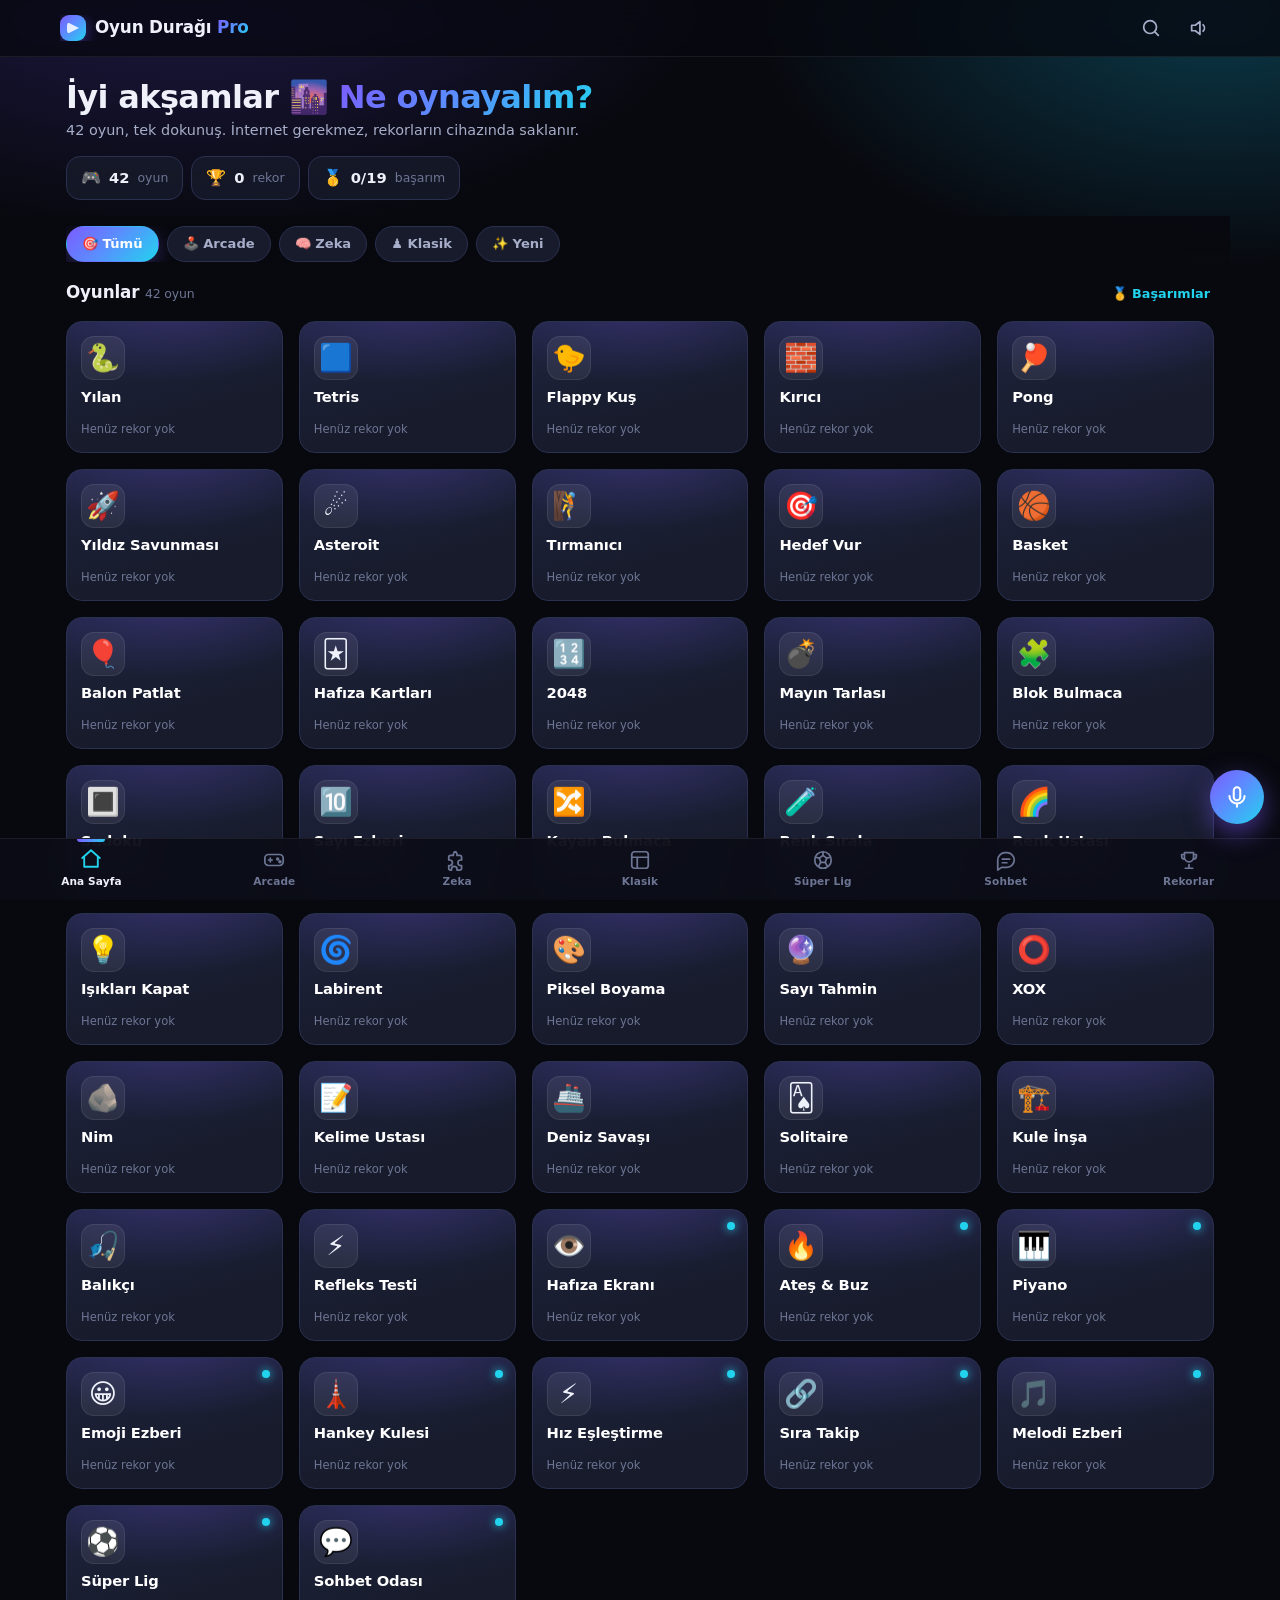
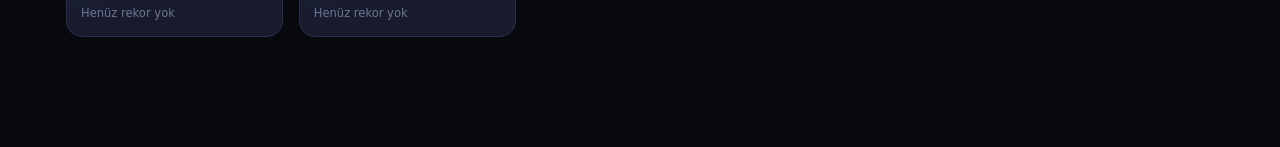
<file: index.html>
<!DOCTYPE html>
<html lang="tr" prefix="og: https://ogp.me/ns#">
<head>
<meta charset="UTF-8">
<meta name="viewport" content="width=device-width, initial-scale=1.0, viewport-fit=cover">
<meta name="theme-color" content="#0b0d17">
<meta name="color-scheme" content="dark">
<meta name="format-detection" content="telephone=no">

<title>Oyun Durağı Pro — 40+ Ücretsiz Oyun, İnternetsiz ve Mobil Uyumlu</title>
<meta name="description" content="40'dan fazla ücretsiz mini oyun: Yılan, Tetris, 2048, Mayın Tarlası, XOX, Sudoku ve daha fazlası. İnternet gerekmez, kayıt yok, reklamsız. Telefon, tablet ve bilgisayarda oyna.">
<meta name="keywords" content="oyun, ücretsiz oyun, online oyun, yılan oyunu, tetris, 2048, mayın tarlası, xox, sudoku, mobil oyun, tarayıcı oyunları, internetsiz oyun">
<meta name="author" content="Oyun Durağı Pro">
<meta name="robots" content="index, follow, max-image-preview:large">
<meta name="googlebot" content="index, follow">
<link rel="canonical" href="https://djbaba12.github.io/oyun/">

<!-- PWA -->
<link rel="manifest" href="manifest.webmanifest">
<meta name="application-name" content="Oyun Durağı Pro">
<meta name="apple-mobile-web-app-capable" content="yes">
<meta name="apple-mobile-web-app-status-bar-style" content="black-translucent">
<meta name="apple-mobile-web-app-title" content="Oyun Durağı">
<meta name="mobile-web-app-capable" content="yes">
<link rel="apple-touch-icon" href="assets/apple-touch-icon.png">
<link rel="icon" type="image/png" sizes="64x64" href="assets/favicon.png">
<link rel="icon" type="image/png" sizes="192x192" href="assets/icon-192.png">

<!-- Open Graph / Facebook / WhatsApp / LinkedIn -->
<meta property="og:type" content="website">
<meta property="og:site_name" content="Oyun Durağı Pro">
<meta property="og:locale" content="tr_TR">
<meta property="og:title" content="Oyun Durağı Pro — 40+ Ücretsiz Oyun">
<meta property="og:description" content="Yılan, Tetris, 2048, Mayın Tarlası, XOX ve daha fazlası. İnternet gerekmez, kayıt yok, reklamsız. Hemen oyna!">
<meta property="og:url" content="https://djbaba12.github.io/oyun/">
<meta property="og:image" content="https://djbaba12.github.io/oyun/assets/og-image.png">
<meta property="og:image:width" content="1200">
<meta property="og:image:height" content="630">
<meta property="og:image:alt" content="Oyun Durağı Pro — 40+ ücretsiz oyun">

<!-- Twitter -->
<meta name="twitter:card" content="summary_large_image">
<meta name="twitter:title" content="Oyun Durağı Pro — 40+ Ücretsiz Oyun">
<meta name="twitter:description" content="Yılan, Tetris, 2048, Mayın Tarlası, XOX ve daha fazlası. İnternet gerekmez, reklamsız.">
<meta name="twitter:image" content="https://djbaba12.github.io/oyun/assets/og-image.png">

<!-- Güvenlik -->
<meta http-equiv="Content-Security-Policy" content="default-src 'self'; script-src 'self' 'unsafe-inline'; style-src 'self' 'unsafe-inline'; img-src 'self' data: blob:; font-src 'self' data:; connect-src 'self'; media-src 'self'; object-src 'none'; base-uri 'self'; form-action 'self'; frame-ancestors 'none'">
<meta name="referrer" content="strict-origin-when-cross-origin">

<link rel="stylesheet" href="css/base.css">
<link rel="stylesheet" href="css/layout.css">
<link rel="stylesheet" href="css/components.css">
<link rel="stylesheet" href="css/play.css">
<link rel="stylesheet" href="css/features.css">

<!-- Yapılandırılmış veri (SEO) -->
<script type="application/ld+json">
{
  "@context": "https://schema.org",
  "@type": "WebSite",
  "name": "Oyun Durağı Pro",
  "alternateName": "Oyun Durağı",
  "url": "https://djbaba12.github.io/oyun/",
  "description": "40+ ücretsiz mini oyun: arcade, zeka ve klasik. İnternet gerekmez, reklamsız, mobil uyumlu.",
  "inLanguage": "tr-TR",
  "isFamilyFriendly": true
}
</script>
<script type="application/ld+json">
{
  "@context": "https://schema.org",
  "@type": "ItemList",
  "name": "Ücretsiz Oyunlar",
  "itemListElement": [
    { "@type": "VideoGame", "name": "Yılan", "genre": "Arcade", "applicationCategory": "Game", "operatingSystem": "Web" },
    { "@type": "VideoGame", "name": "Tetris", "genre": "Klasik", "applicationCategory": "Game", "operatingSystem": "Web" },
    { "@type": "VideoGame", "name": "2048", "genre": "Zeka", "applicationCategory": "Game", "operatingSystem": "Web" },
    { "@type": "VideoGame", "name": "Mayın Tarlası", "genre": "Zeka", "applicationCategory": "Game", "operatingSystem": "Web" },
    { "@type": "VideoGame", "name": "XOX", "genre": "Klasik", "applicationCategory": "Game", "operatingSystem": "Web" }
  ]
}
</script>
</head>
<body>

<a class="skip-link" href="#main">İçeriğe geç</a>

<!-- ========== ÜST BAR ========== -->
<header class="appbar" role="banner">
  <div class="appbar-row">
    <button class="icon-btn" id="back-btn" aria-label="Geri" hidden>
      <svg viewBox="0 0 24 24" aria-hidden="true"><path d="M15 18l-6-6 6-6"/></svg>
    </button>
    <div class="appbar-title">
      <span class="logo-dot" aria-hidden="true"></span>
      <span id="appbar-title">Oyun Durağı <b>Pro</b></span>
    </div>
    <button class="icon-btn" id="install-btn" aria-label="Uygulamayı yükle" title="Ana ekrana ekle" hidden>
      <svg viewBox="0 0 24 24" aria-hidden="true"><path d="M12 3v12"/><path d="M8 11l4 4 4-4"/><path d="M4 17v2a2 2 0 002 2h12a2 2 0 002-2v-2"/></svg>
    </button>
    <button class="icon-btn" id="search-btn" aria-label="Oyun ara">
      <svg viewBox="0 0 24 24" aria-hidden="true"><circle cx="11" cy="11" r="7"/><path d="M20 20l-3.5-3.5"/></svg>
    </button>
    <button class="icon-btn" id="sound-btn" aria-label="Sesi aç/kapat">
      <svg id="sound-on" viewBox="0 0 24 24" aria-hidden="true"><path d="M4 9v6h4l5 4V5L8 9H4z"/><path d="M16.5 8.5a5 5 0 010 7"/></svg>
      <svg id="sound-off" viewBox="0 0 24 24" aria-hidden="true" hidden><path d="M4 9v6h4l5 4V5L8 9H4z"/><path d="M17 9l5 6M22 9l-5 6"/></svg>
    </button>
  </div>
  <div class="search-row" id="search-row" hidden>
    <input type="search" id="search-input" placeholder="Oyun ara… (ör. tetris, mayın, sudoku)" autocomplete="off" aria-label="Oyun ara">
    <button class="text-btn" id="search-close" type="button">Kapat</button>
  </div>
  <div class="net-bar" id="net-bar" hidden>📡 Çevrimdışısın — oyunlar yine çalışır</div>
</header>

<!-- ========== ANA SAYFA ========== -->
<main id="home" class="view" role="main"></main>

<!-- ========== OYUN EKRANI ========== -->
<main id="play" class="view" hidden>
  <div class="play-head">
    <h2 id="play-title"></h2>
    <p id="play-desc"></p>
  </div>
  <div class="stage" id="stage"></div>
</main>

<!-- ========== ALT GEZİNME (MOBİL) ========== -->
<nav class="tabbar" id="tabbar" role="tablist" aria-label="Ana gezinme">
  <button class="tab active" data-tab="home" role="tab" aria-selected="true">
    <svg viewBox="0 0 24 24" aria-hidden="true"><path d="M3 11l9-8 9 8"/><path d="M5 10v10h14V10"/></svg>
    <span>Ana Sayfa</span>
  </button>
  <button class="tab" data-tab="arcade" role="tab" aria-selected="false">
    <svg viewBox="0 0 24 24" aria-hidden="true"><rect x="2" y="6" width="20" height="12" rx="4"/><path d="M6 12h4M8 10v4"/><circle cx="16" cy="11" r="1"/><circle cx="18.5" cy="14" r="1"/></svg>
    <span>Arcade</span>
  </button>
  <button class="tab" data-tab="puzzle" role="tab" aria-selected="false">
    <svg viewBox="0 0 24 24" aria-hidden="true"><path d="M9 3a3 3 0 013 3v1h3a2 2 0 012 2v3h-1a3 3 0 000 6h1v3a2 2 0 01-2 2h-3v-1a3 3 0 00-6 0v1H5a2 2 0 01-2-2v-3h1a3 3 0 000-6H3V9a2 2 0 012-2h3V6a3 3 0 013-3z"/></svg>
    <span>Zeka</span>
  </button>
  <button class="tab" data-tab="classic" role="tab" aria-selected="false">
    <svg viewBox="0 0 24 24" aria-hidden="true"><rect x="3" y="3" width="18" height="18" rx="3"/><path d="M3 9h18M9 21V9"/></svg>
    <span>Klasik</span>
  </button>
  <button class="tab" data-tab="football" role="tab" aria-selected="false">
    <svg viewBox="0 0 24 24" aria-hidden="true"><circle cx="12" cy="12" r="9"/><path d="M12 7l4 3-1.5 4.5h-5L8 10l4-3z"/><path d="M12 7V3M16 10l4-1M14.5 14.5l2 4M9.5 14.5l-2 4M8 10L4 9"/></svg>
    <span>Süper Lig</span>
  </button>
  <button class="tab" data-tab="chat" role="tab" aria-selected="false">
    <svg viewBox="0 0 24 24" aria-hidden="true"><path d="M21 12a8 8 0 01-8 8H7l-4 3V12a8 8 0 018-8h2a8 8 0 018 8z"/><path d="M8 11h8M8 15h5"/></svg>
    <span>Sohbet</span>
  </button>
  <button class="tab" data-tab="records" role="tab" aria-selected="false">
    <svg viewBox="0 0 24 24" aria-hidden="true"><path d="M8 21h8M12 17v4"/><path d="M7 4h10v5a5 5 0 01-10 0V4z"/><path d="M7 6H4v2a3 3 0 003 3M17 6h3v2a3 3 0 01-3 3"/></svg>
    <span>Rekorlar</span>
  </button>
</nav>

<div class="toast-wrap" id="toast-wrap" role="status" aria-live="polite"></div>

<noscript>
  <div class="net-bar" style="display:block">Oyun Durağı Pro'yu oynamak için tarayıcında JavaScript'i etkinleştirmen gerekiyor.</div>
</noscript>

<script src="js/core.js"></script>
<script src="js/arcade-a.js"></script>
<script src="js/arcade-b.js"></script>
<script src="js/puzzle-a.js"></script>
<script src="js/puzzle-b.js"></script>
<script src="js/classic-a.js"></script>
<script src="js/classic-b.js"></script>
<script src="js/extra.js"></script>
<script src="js/football.js"></script>
<script src="js/chat.js"></script>
<script src="js/voice.js"></script>
<script src="js/app.js"></script>
</body>
</html>
</file>
<file: css/base.css>
/* ==========================================================================
   BASE — değişkenler, sıfırlama, tipografi, tema
   Mobil öncelikli tasarım sistemi
   ========================================================================== */

*, *::before, *::after { box-sizing: border-box; margin: 0; padding: 0; }

:root {
  /* Renkler */
  --bg-0: #08090f;
  --bg-1: #0d0f1a;
  --bg-2: #141727;
  --bg-3: #1b1f33;
  --surface: #171b2b;
  --surface-2: #1f2440;
  --line: #2a3050;
  --line-soft: rgba(255, 255, 255, .07);

  --text: #eef1fa;
  --text-dim: #a7aec9;
  --text-mute: #6d7594;

  --brand: #7c5cff;
  --brand-2: #22d3ee;
  --brand-grad: linear-gradient(135deg, #7c5cff 0%, #5b8cff 45%, #22d3ee 100%);

  --good: #34d399;
  --bad: #fb7185;
  --warn: #fbbf24;
  --info: #60a5fa;

  /* Ölçüler */
  --radius-sm: 10px;
  --radius: 16px;
  --radius-lg: 22px;
  --pad: 16px;

  --appbar-h: 56px;
  --tabbar-h: 62px;

  --shadow-1: 0 4px 16px rgba(0, 0, 0, .35);
  --shadow-2: 0 12px 32px rgba(0, 0, 0, .5);
  --shadow-glow: 0 8px 28px rgba(124, 92, 255, .35);

  --ease: cubic-bezier(.22, .8, .3, 1);

  --safe-top: env(safe-area-inset-top, 0px);
  --safe-bottom: env(safe-area-inset-bottom, 0px);

  color-scheme: dark;
}

html {
  -webkit-text-size-adjust: 100%;
  -webkit-tap-highlight-color: transparent;
  height: 100%;
}

body {
  min-height: 100%;
  font-family: "Segoe UI", system-ui, -apple-system, "SF Pro Text", Roboto, sans-serif;
  font-size: 15px;
  line-height: 1.5;
  color: var(--text);
  background:
    radial-gradient(900px 520px at 15% -10%, #241d52 0%, transparent 62%),
    radial-gradient(800px 460px at 95% 0%, #0b3a4a 0%, transparent 58%),
    var(--bg-0);
  background-attachment: fixed;
  overflow-x: hidden;
  -webkit-font-smoothing: antialiased;
  text-rendering: optimizeLegibility;
  overscroll-behavior-y: none;
}

/* Tablet / masaüstünde biraz daha büyük metin */
@media (min-width: 720px) {
  body { font-size: 16px; }
}

h1, h2, h3, h4 { line-height: 1.2; font-weight: 700; letter-spacing: -.01em; }
h1 { font-size: 1.55rem; }
h2 { font-size: 1.15rem; }
h3 { font-size: 1rem; }

button, input, select, textarea { font: inherit; color: inherit; }
button {
  background: none;
  border: none;
  cursor: pointer;
  touch-action: manipulation;
  -webkit-user-select: none;
  user-select: none;
}

button:focus-visible,
input:focus-visible,
[tabindex]:focus-visible {
  outline: 2px solid var(--brand-2);
  outline-offset: 2px;
}

a { color: var(--brand-2); text-decoration: none; }

svg {
  width: 22px;
  height: 22px;
  fill: none;
  stroke: currentColor;
  stroke-width: 1.9;
  stroke-linecap: round;
  stroke-linejoin: round;
  flex: none;
}

img { max-width: 100%; display: block; }

[hidden] { display: none !important; }

::selection { background: rgba(124, 92, 255, .4); }

/* Kaydırma çubuğu */
::-webkit-scrollbar { width: 8px; height: 8px; }
::-webkit-scrollbar-thumb { background: #2b3252; border-radius: 8px; }
::-webkit-scrollbar-track { background: transparent; }

/* Dokunmatik cihazlarda metin seçimini engelle (oyunlar için) */
.stage, .tabbar, .appbar { -webkit-user-select: none; user-select: none; }

/* Hareket azaltma tercihi */
@media (prefers-reduced-motion: reduce) {
  *, *::before, *::after {
    animation-duration: .001ms !important;
    animation-iteration-count: 1 !important;
    transition-duration: .001ms !important;
  }
}
</file>
<file: css/layout.css>
/* ==========================================================================
   LAYOUT — uygulama kabuğu, üst bar, alt sekme çubuğu, sayfa yerleşimi
   Mobilden masaüstüne kadar duyarlı
   ========================================================================== */

/* ---------------- Uygulama kabuğu ---------------- */
body {
  padding-top: calc(var(--appbar-h) + var(--safe-top));
  padding-bottom: calc(var(--tabbar-h) + var(--safe-bottom) + 8px);
}

.view {
  width: 100%;
  max-width: 1180px;
  margin-inline: auto;
  padding: 0 var(--pad);
  animation: view-in .28s var(--ease);
}

@keyframes view-in {
  from { opacity: 0; transform: translateY(8px); }
  to   { opacity: 1; transform: none; }
}

/* ---------------- Üst bar ---------------- */
.appbar {
  position: fixed;
  inset: 0 0 auto 0;
  z-index: 60;
  padding-top: var(--safe-top);
  background: rgba(8, 9, 15, .82);
  backdrop-filter: saturate(180%) blur(18px);
  -webkit-backdrop-filter: saturate(180%) blur(18px);
  border-bottom: 1px solid var(--line-soft);
}

.appbar-row {
  display: flex;
  align-items: center;
  gap: 6px;
  height: var(--appbar-h);
  max-width: 1180px;
  margin-inline: auto;
  padding-inline: 10px;
}

.appbar-title {
  display: flex;
  align-items: center;
  gap: 9px;
  font-weight: 800;
  font-size: 1.05rem;
  letter-spacing: -.01em;
  margin-right: auto;
  min-width: 0;
  white-space: nowrap;
  overflow: hidden;
  text-overflow: ellipsis;
}

.appbar-title b {
  background: var(--brand-grad);
  -webkit-background-clip: text;
  background-clip: text;
  color: transparent;
}

.logo-dot {
  width: 26px;
  height: 26px;
  border-radius: 9px;
  flex: none;
  background: var(--brand-grad);
  box-shadow: 0 4px 14px rgba(124, 92, 255, .45);
  position: relative;
}

.logo-dot::after {
  content: "";
  position: absolute;
  inset: 7px;
  border-radius: 4px;
  background: rgba(255, 255, 255, .85);
  clip-path: polygon(0 0, 100% 50%, 0 100%);
}

.icon-btn {
  width: 42px;
  height: 42px;
  border-radius: 12px;
  display: grid;
  place-items: center;
  color: var(--text-dim);
  transition: background .18s, color .18s, transform .12s;
  flex: none;
}

.icon-btn:hover { background: rgba(255, 255, 255, .06); color: var(--text); }
.icon-btn:active { transform: scale(.92); }

#back-btn {
  background: rgba(255, 255, 255, .05);
  color: var(--text);
}

.search-row {
  display: flex;
  gap: 8px;
  align-items: center;
  max-width: 1180px;
  margin-inline: auto;
  padding: 0 12px 10px;
}

.search-row input {
  flex: 1;
  min-width: 0;
  height: 44px;
  border-radius: 12px;
  border: 1px solid var(--line);
  background: var(--bg-2);
  padding: 0 14px;
  color: var(--text);
  font-size: 16px; /* iOS zoom engeli */
}

.search-row input::placeholder { color: var(--text-mute); }
.search-row input:focus { border-color: var(--brand); outline: none; }

.text-btn {
  color: var(--brand-2);
  font-weight: 600;
  padding: 8px 4px;
  flex: none;
}

/* ---------------- Alt sekme çubuğu ---------------- */
.tabbar {
  position: fixed;
  inset: auto 0 0 0;
  z-index: 60;
  display: grid;
  grid-template-columns: repeat(7, 1fr);
  height: calc(var(--tabbar-h) + var(--safe-bottom));
  padding-bottom: var(--safe-bottom);
  background: rgba(11, 13, 22, .92);
  backdrop-filter: saturate(180%) blur(20px);
  -webkit-backdrop-filter: saturate(180%) blur(20px);
  border-top: 1px solid var(--line-soft);
}

.tab {
  display: flex;
  flex-direction: column;
  align-items: center;
  justify-content: center;
  gap: 3px;
  color: var(--text-mute);
  font-size: .66rem;
  font-weight: 600;
  letter-spacing: .01em;
  transition: color .18s;
  position: relative;
  padding: 0 2px;
}

.tab svg { width: 22px; height: 22px; transition: transform .2s var(--ease); }

.tab.active { color: var(--text); }
.tab.active svg { transform: translateY(-1px) scale(1.06); color: var(--brand-2); }

.tab.active::before {
  content: "";
  position: absolute;
  top: 0;
  width: 28px;
  height: 3px;
  border-radius: 0 0 4px 4px;
  background: var(--brand-grad);
}

.tab:active svg { transform: scale(.9); }

/* ---------------- Hero ---------------- */
.hero {
  padding: 22px 0 14px;
}

.hero h1 {
  font-size: clamp(1.45rem, 5vw, 2rem);
  font-weight: 800;
  letter-spacing: -.02em;
}

.hero h1 span {
  background: var(--brand-grad);
  -webkit-background-clip: text;
  background-clip: text;
  color: transparent;
}

.hero p {
  color: var(--text-dim);
  font-size: .9rem;
  margin-top: 4px;
}

.quick-stats {
  display: flex;
  gap: 8px;
  overflow-x: auto;
  scrollbar-width: none;
  margin-top: 14px;
  padding-bottom: 2px;
}

.quick-stats::-webkit-scrollbar { display: none; }

.stat {
  flex: none;
  display: flex;
  align-items: center;
  gap: 8px;
  background: rgba(23, 27, 43, .8);
  border: 1px solid var(--line);
  border-radius: 14px;
  padding: 9px 14px;
  font-size: .78rem;
  color: var(--text-mute);
  white-space: nowrap;
}

.stat b { color: var(--text); font-size: .92rem; font-variant-numeric: tabular-nums; }
.stat .ic { font-size: 1rem; }

/* ---------------- Kategori çipleri ---------------- */
.chips-wrap {
  position: sticky;
  top: calc(var(--appbar-h) + var(--safe-top));
  z-index: 40;
  margin: 0 calc(var(--pad) * -1);
  padding: 10px var(--pad);
  background: linear-gradient(180deg, rgba(8, 9, 15, .96) 60%, rgba(8, 9, 15, 0));
}

.chips {
  display: flex;
  gap: 8px;
  overflow-x: auto;
  scrollbar-width: none;
  -webkit-overflow-scrolling: touch;
}

.chips::-webkit-scrollbar { display: none; }

/* ---------------- Bölüm ---------------- */
.section { padding-bottom: 40px; }

.section-head {
  display: flex;
  align-items: baseline;
  justify-content: space-between;
  margin: 6px 0 12px;
}

.section-head h2 { font-size: 1.05rem; font-weight: 700; }
.muted { color: var(--text-mute); font-size: .78rem; font-weight: 500; }

.empty {
  text-align: center;
  padding: 60px 20px;
  color: var(--text-mute);
}

.empty span { font-size: 2.4rem; display: block; margin-bottom: 10px; }

/* ---------------- Oyun grid ---------------- */
.game-grid {
  display: grid;
  grid-template-columns: repeat(2, minmax(0, 1fr));
  gap: 12px;
}

@media (min-width: 560px) {
  .game-grid { grid-template-columns: repeat(3, minmax(0, 1fr)); gap: 14px; }
}

@media (min-width: 860px) {
  .game-grid { grid-template-columns: repeat(4, minmax(0, 1fr)); gap: 16px; }
}

@media (min-width: 1100px) {
  .game-grid { grid-template-columns: repeat(5, minmax(0, 1fr)); }
}

/* ---------------- Oyun ekranı ---------------- */
#play { padding-top: 14px; }

.play-head { margin-bottom: 14px; }

.play-head h2 {
  font-size: clamp(1.25rem, 4.5vw, 1.6rem);
  display: flex;
  align-items: center;
  gap: 8px;
}

.play-head p {
  color: var(--text-dim);
  font-size: .86rem;
  margin-top: 3px;
}

.stage { display: flex; justify-content: center; padding-bottom: 28px; }

/* Masaüstünde oyun alanı ortalanır ve genişler */
@media (min-width: 720px) {
  .stage { padding-bottom: 48px; }
}

/* ---------------- Rekorlar sayfası ---------------- */
.records-list {
  display: flex;
  flex-direction: column;
  gap: 10px;
  padding-bottom: 40px;
}

/* ---------------- Toast ---------------- */
.toast-wrap {
  position: fixed;
  left: 50%;
  bottom: calc(var(--tabbar-h) + var(--safe-bottom) + 16px);
  transform: translateX(-50%);
  z-index: 200;
  display: flex;
  flex-direction: column;
  gap: 8px;
  align-items: center;
  width: min(420px, calc(100% - 32px));
  pointer-events: none;
}

/* ---------------- Yatay mod (telefon) ---------------- */
@media (orientation: landscape) and (max-height: 480px) {
  :root { --appbar-h: 48px; --tabbar-h: 0px; }
  .tabbar { display: none; }
  body { padding-bottom: 8px; }
  .hero { padding: 8px 0; }
  .hero h1 { font-size: 1.2rem; }
}

/* ---------- Yatay taşma güvenlik ağı ---------- */
html, body { max-width: 100%; overflow-x: clip; }

.view { min-width: 0; }

.hero h1, .hero p, .play-head h2, .play-head p { overflow-wrap: anywhere; }

.game-grid, .section, .graph, .hud, .hud-actions, .row-wrap, .chips { min-width: 0; }

/* Stat pilleri dar ekranda daralt */
@media (max-width: 480px) {
  .stat { padding: 8px 12px; font-size: .74rem; }
  .stat b { font-size: .86rem; }
}

/* Tahta sarmalayıcıları asla viewport'u aşmasın */
.board-wrap, .game-shell, .stage, .grid-wrap, .tubes-wrap, .sol-tableau, .sol-top {
  max-width: 100%;
  min-width: 0;
}

canvas.game-canvas { max-width: 100%; }

/* Tabbar her zaman 5 eşit sütun */
.tabbar { grid-template-columns: repeat(7, minmax(0, 1fr)); }
.tab { min-width: 0; }
.tab span { overflow: hidden; text-overflow: ellipsis; white-space: nowrap; max-width: 100%; }

/* ---------- Kesin yatay taşma çözümü ---------- */
.quick-stats {
  margin-inline: calc(var(--pad) * -1);
  padding-inline: var(--pad);
  width: auto;
}

.chips-wrap {
  margin: 0 calc(var(--pad) * -1) !important;
  padding: 10px var(--pad) !important;
  width: auto;
}

.hero, .hero p, .hero h1 { max-width: 100%; }
</file>
<file: css/components.css>
/* ==========================================================================
   COMPONENTS — kartlar, butonlar, HUD, tahtalar, overlay, toast, modallar
   ========================================================================== */

/* ------------------------------- Butonlar ------------------------------- */
.btn {
  display: inline-flex;
  align-items: center;
  justify-content: center;
  gap: 8px;
  min-height: 46px;
  padding: 0 22px;
  border-radius: 14px;
  font-weight: 700;
  font-size: .92rem;
  color: #fff;
  background: var(--brand-grad);
  box-shadow: var(--shadow-glow);
  transition: transform .14s var(--ease), filter .16s, box-shadow .16s;
  border: none;
}

.btn:hover { filter: brightness(1.08); }
.btn:active { transform: scale(.97); }

.btn.sec {
  background: var(--surface-2);
  border: 1px solid var(--line);
  box-shadow: none;
  color: var(--text);
}

.btn.sec.active {
  border-color: var(--brand);
  background: rgba(124, 92, 255, .18);
  color: #fff;
}

.btn.danger { background: linear-gradient(135deg, #fb7185, #e11d48); box-shadow: 0 8px 22px rgba(251, 113, 133, .3); }

.btn.sm { min-height: 36px; padding: 0 14px; font-size: .8rem; border-radius: 11px; }

.btn.block { width: 100%; }

/* ------------------------------- Çipler ------------------------------- */
.chip {
  flex: none;
  display: inline-flex;
  align-items: center;
  gap: 6px;
  height: 36px;
  padding: 0 15px;
  border-radius: 999px;
  border: 1px solid var(--line);
  background: var(--surface);
  color: var(--text-dim);
  font-size: .82rem;
  font-weight: 600;
  white-space: nowrap;
  transition: .18s;
}

.chip:active { transform: scale(.96); }

.chip.active {
  color: #fff;
  border-color: transparent;
  background: var(--brand-grad);
  box-shadow: 0 6px 18px rgba(124, 92, 255, .3);
}

/* ------------------------------ Oyun kartı ------------------------------ */
.game-card {
  position: relative;
  display: flex;
  flex-direction: column;
  gap: 8px;
  padding: 14px;
  border-radius: var(--radius);
  background: linear-gradient(165deg, var(--surface-2), var(--surface) 70%);
  border: 1px solid var(--line);
  text-align: left;
  color: inherit;
  overflow: hidden;
  transition: transform .2s var(--ease), box-shadow .2s, border-color .2s;
  min-height: 132px;
  isolation: isolate;
}

.game-card::before {
  content: "";
  position: absolute;
  inset: 0;
  background: radial-gradient(240px 120px at 50% -20%, var(--tint, rgba(124, 92, 255, .5)), transparent 72%);
  opacity: .5;
  z-index: -1;
  transition: opacity .25s;
}

.game-card:active { transform: scale(.97); }

@media (hover: hover) {
  .game-card:hover {
    transform: translateY(-4px);
    border-color: rgba(124, 92, 255, .45);
    box-shadow: var(--shadow-2);
  }
  .game-card:hover::before { opacity: .85; }
}

.game-card .ic {
  font-size: 1.7rem;
  width: 44px;
  height: 44px;
  display: grid;
  place-items: center;
  border-radius: 13px;
  background: rgba(255, 255, 255, .07);
  border: 1px solid rgba(255, 255, 255, .08);
}

.game-card h3 {
  font-size: .92rem;
  font-weight: 700;
  line-height: 1.25;
  color: #fff;
}

.game-card .rec {
  font-size: .72rem;
  color: var(--text-mute);
  font-variant-numeric: tabular-nums;
  margin-top: auto;
}

.game-card .rec b { color: var(--good); }

.game-card .new-dot {
  position: absolute;
  top: 12px;
  right: 12px;
  width: 8px;
  height: 8px;
  border-radius: 50%;
  background: var(--brand-2);
  box-shadow: 0 0 10px var(--brand-2);
}

/* ------------------------------ Oyun kabuğu ------------------------------ */
.game-shell {
  width: 100%;
  max-width: 760px;
  display: flex;
  flex-direction: column;
  align-items: center;
  gap: 12px;
}

@media (min-width: 720px) {
  .game-shell {
    background: linear-gradient(170deg, var(--surface-2), var(--surface));
    border: 1px solid var(--line);
    border-radius: var(--radius-lg);
    padding: 20px;
    box-shadow: var(--shadow-2);
    max-width: 720px;
  }
}

/* -------------------------------- HUD -------------------------------- */
.hud {
  display: flex;
  gap: 8px;
  flex-wrap: wrap;
  justify-content: center;
  align-items: center;
  width: 100%;
}

.hud-item {
  display: flex;
  align-items: center;
  gap: 6px;
  background: rgba(255, 255, 255, .05);
  border: 1px solid var(--line);
  border-radius: 11px;
  padding: 6px 12px;
  font-size: .74rem;
  color: var(--text-mute);
  white-space: nowrap;
}

.hud-item b {
  color: var(--text);
  font-size: .9rem;
  font-weight: 700;
  font-variant-numeric: tabular-nums;
}

.hud-item.accent b { color: var(--brand-2); }
.hud-item.good b { color: var(--good); }
.hud-item.bad b { color: var(--bad); }

.hud-actions { display: flex; gap: 8px; flex-wrap: wrap; justify-content: center; }

/* ------------------------------ Oyun alanı ------------------------------ */
.board-wrap {
  position: relative;
  width: 100%;
  display: flex;
  justify-content: center;
}

canvas.game-canvas {
  display: block;
  width: 100%;
  max-width: 100%;
  height: auto;
  border-radius: 14px;
  background: #06080f;
  border: 1px solid var(--line);
  touch-action: none;
  -webkit-user-select: none;
  user-select: none;
}

/* ------------------------------- Overlay ------------------------------- */
.overlay {
  position: absolute;
  inset: 0;
  z-index: 10;
  display: flex;
  flex-direction: column;
  align-items: center;
  justify-content: center;
  gap: 10px;
  padding: 22px;
  text-align: center;
  border-radius: 14px;
  background: rgba(6, 8, 14, .86);
  backdrop-filter: blur(6px);
  -webkit-backdrop-filter: blur(6px);
  animation: fade-in .22s var(--ease);
}

.overlay h3 { font-size: 1.25rem; font-weight: 800; }

.overlay p {
  color: var(--text-dim);
  font-size: .86rem;
  max-width: 340px;
}

.overlay .big { font-size: 2.1rem; font-weight: 800; color: var(--brand-2); font-variant-numeric: tabular-nums; }
.overlay .row { display: flex; gap: 8px; flex-wrap: wrap; justify-content: center; margin-top: 4px; }

@keyframes fade-in { from { opacity: 0; } }

/* -------------------------------- Toast -------------------------------- */
.toast {
  display: flex;
  align-items: center;
  gap: 10px;
  padding: 11px 16px;
  border-radius: 13px;
  background: var(--surface-2);
  border: 1px solid var(--line);
  border-left: 3px solid var(--brand);
  color: var(--text);
  font-size: .85rem;
  box-shadow: var(--shadow-2);
  animation: toast-in .26s var(--ease), toast-out .3s ease 2.3s forwards;
  max-width: 100%;
}

.toast.good { border-left-color: var(--good); }
.toast.bad { border-left-color: var(--bad); }

@keyframes toast-in { from { opacity: 0; transform: translateY(14px) scale(.96); } }
@keyframes toast-out { to { opacity: 0; transform: translateY(10px) scale(.98); } }

/* ------------------------- Karo/buton yardımcıları ------------------------ */
.tiles-row {
  display: flex;
  gap: 6px;
  flex-wrap: wrap;
  justify-content: center;
}

.pad-grid {
  display: grid;
  grid-template-columns: repeat(3, 1fr);
  gap: 8px;
  width: min(240px, 100%);
}

.pad-grid button {
  aspect-ratio: 1;
  border-radius: 14px;
  background: var(--surface-2);
  border: 1px solid var(--line);
  color: var(--text);
  font-size: 1.15rem;
  font-weight: 700;
}

.pad-grid button:active { background: rgba(124, 92, 255, .25); }

/* Mobil kontrol çubuğu (klavye yoksa görünür) */
.mobile-controls {
  display: none;
  gap: 8px;
  width: 100%;
  justify-content: center;
  margin-top: 2px;
}

.mobile-controls button {
  flex: 1;
  max-width: 96px;
  min-height: 52px;
  border-radius: 14px;
  background: var(--surface-2);
  border: 1px solid var(--line);
  color: var(--text);
  font-size: 1.1rem;
  font-weight: 700;
  display: grid;
  place-items: center;
}

.mobile-controls button:active { background: rgba(124, 92, 255, .22); }

@media (hover: none) and (pointer: coarse) {
  .mobile-controls { display: flex; }
}

/* Klavye kontrol ipucu */
.key-hint {
  font-size: .72rem;
  color: var(--text-mute);
  text-align: center;
}

.key-hint kbd {
  display: inline-block;
  min-width: 20px;
  padding: 1px 6px;
  border-radius: 5px;
  background: var(--surface-2);
  border: 1px solid var(--line);
  border-bottom-width: 2px;
  font-family: inherit;
  font-size: .7rem;
  color: var(--text-dim);
  margin: 0 1px;
}

/* ------------------------- Tahta stilleri (oyunlar) ---------------------- */
/* Hafıza kartları */
.mem-grid {
  display: grid;
  grid-template-columns: repeat(var(--cols, 4), minmax(0, 1fr));
  gap: 8px;
  width: min(420px, 100%);
}

.mem-card {
  aspect-ratio: 1;
  perspective: 700px;
  padding: 0;
  border: none;
  background: none;
}

.mem-inner {
  position: relative;
  width: 100%;
  height: 100%;
  transform-style: preserve-3d;
  transition: transform .4s var(--ease);
}

.mem-card.flipped .mem-inner,
.mem-card.matched .mem-inner { transform: rotateY(180deg); }

.mem-face {
  position: absolute;
  inset: 0;
  display: grid;
  place-items: center;
  border-radius: 12px;
  font-size: clamp(1.3rem, 6vw, 1.9rem);
  backface-visibility: hidden;
  -webkit-backface-visibility: hidden;
}

.mem-back {
  background: linear-gradient(140deg, #3b3f8a, #252a52);
  border: 1px solid #3d4680;
  font-size: 1rem;
  color: #7b83cc;
}

.mem-front {
  background: #eef2ff;
  color: #10131f;
  transform: rotateY(180deg);
}

.mem-card.matched .mem-front {
  background: linear-gradient(140deg, #a7f3d0, #6ee7b7);
  box-shadow: 0 0 14px rgba(52, 211, 153, .45);
}

/* 2048 */
.board2048 {
  display: grid;
  grid-template-columns: repeat(4, 1fr);
  grid-template-rows: repeat(4, 1fr);
  gap: 8px;
  width: min(400px, 100%);
  aspect-ratio: 1;
  padding: 9px;
  border-radius: 14px;
  background: #232846;
  border: 1px solid var(--line);
  touch-action: none;
}

.tile {
  display: grid;
  place-items: center;
  border-radius: 10px;
  font-weight: 800;
  font-size: clamp(.95rem, 5vw, 1.6rem);
  color: #fff;
  background: #333a5e;
  user-select: none;
  transition: transform .1s;
}

.tile.pop { animation: pop .18s var(--ease); }
@keyframes pop { from { transform: scale(.72); } }

.t2 { background: #eee4da; color: #3f342c; }
.t4 { background: #ede0c8; color: #3f342c; }
.t8 { background: #f2b179; }
.t16 { background: #f59563; }
.t32 { background: #f67c5f; }
.t64 { background: #f65e3b; }
.t128 { background: #edcf72; font-size: clamp(.85rem, 4.2vw, 1.3rem); }
.t256 { background: #edcc61; font-size: clamp(.85rem, 4.2vw, 1.3rem); }
.t512 { background: #edc850; font-size: clamp(.85rem, 4.2vw, 1.3rem); }
.t1024 { background: #edc53f; font-size: clamp(.75rem, 3.6vw, 1.1rem); }
.t2048 { background: linear-gradient(135deg, #edc22e, #f9e79f); font-size: clamp(.75rem, 3.6vw, 1.1rem); }
.tbig { background: #2f3350; font-size: clamp(.7rem, 3vw, 1rem); }

/* XOX */
.board-xox {
  display: grid;
  grid-template-columns: repeat(3, 1fr);
  gap: 8px;
  width: min(320px, 100%);
  aspect-ratio: 1;
}

.cell-xox {
  display: grid;
  place-items: center;
  border-radius: 14px;
  background: var(--surface-2);
  border: 1px solid var(--line);
  font-size: clamp(1.8rem, 9vw, 2.4rem);
  font-weight: 800;
  transition: .15s;
}

.cell-xox:active:not(:disabled) { background: rgba(124, 92, 255, .22); }
.cell-xox.x { color: var(--brand-2); }
.cell-xox.o { color: var(--pink, #f472b6); }
.cell-xox.win {
  background: rgba(52, 211, 153, .2);
  border-color: var(--good);
  box-shadow: inset 0 0 20px rgba(52, 211, 153, .2);
}

/* Simon */
.simon-grid {
  display: grid;
  grid-template-columns: repeat(2, 1fr);
  gap: 10px;
  width: min(320px, 100%);
  aspect-ratio: 1;
}

.simon-btn {
  border-radius: 18px;
  filter: brightness(.4) saturate(1.2);
  transition: filter .1s, transform .1s, box-shadow .1s;
  border: none;
}

.simon-btn[data-i="0"] { background: #22d3ee; }
.simon-btn[data-i="1"] { background: #a3e635; }
.simon-btn[data-i="2"] { background: #f472b6; }
.simon-btn[data-i="3"] { background: #fbbf24; }
.simon-btn.lit { filter: brightness(1.3); transform: scale(.96); }
.simon-btn.lit[data-i="0"] { box-shadow: 0 0 34px rgba(34, 211, 238, .85); }
.simon-btn.lit[data-i="1"] { box-shadow: 0 0 34px rgba(163, 230, 53, .85); }
.simon-btn.lit[data-i="2"] { box-shadow: 0 0 34px rgba(244, 114, 182, .85); }
.simon-btn.lit[data-i="3"] { box-shadow: 0 0 34px rgba(251, 191, 36, .85); }

/* Mayın / ızgara hücreleri */
.grid-wrap {
  padding: 8px;
  border-radius: 14px;
  background: #1a1f36;
  border: 1px solid var(--line);
  overflow-x: auto;
  max-width: 100%;
}

.cell-grid {
  display: grid;
  gap: 3px;
  touch-action: manipulation;
  margin-inline: auto;
}

.cell-grid button {
  width: var(--cell, 30px);
  height: var(--cell, 30px);
  border-radius: 5px;
  display: grid;
  place-items: center;
  font-weight: 800;
  font-size: calc(var(--cell, 30px) * .48);
  background: linear-gradient(150deg, #3b4374, #2a3054);
  color: #fff;
  border: none;
  padding: 0;
  transition: background .1s, transform .06s;
}

.cell-grid button:active { transform: scale(.92); }
.cell-grid button.open,
.cell-grid button.open:active { background: #141a2e; transform: none; }
.cell-grid button.flag { background: #4a3a1c; }
.cell-grid button.boom { background: var(--bad); }

.n1 { color: #60a5fa; } .n2 { color: #34d399; } .n3 { color: #fb7185; }
.n4 { color: #c084fc; } .n5 { color: #fbbf24; } .n6 { color: #22d3ee; }
.n7 { color: #f472b6; } .n8 { color: #e2e8f0; }

/* Reaksiyon alanı */
.react-area {
  width: 100%;
  min-height: 240px;
  border-radius: 18px;
  border: 1px solid var(--line);
  display: grid;
  place-items: center;
  text-align: center;
  padding: 24px;
  cursor: pointer;
  user-select: none;
  background: var(--surface-2);
  transition: background .12s, border-color .12s;
}

.react-area h3 { font-size: 1.4rem; }
.react-area p { color: var(--text-dim); font-size: .86rem; margin-top: 6px; }
.react-area.wait { background: #2a1d3d; border-color: #4c2f7a; }
.react-area.go { background: #0a3d2b; border-color: var(--good); }
.react-area.early { background: #3d1420; border-color: var(--bad); }

/* Rekor satırı */
.record-row {
  display: flex;
  align-items: center;
  gap: 12px;
  padding: 14px;
  border-radius: var(--radius);
  background: linear-gradient(160deg, var(--surface-2), var(--surface));
  border: 1px solid var(--line);
}

.record-row .ic {
  font-size: 1.5rem;
  width: 44px;
  height: 44px;
  display: grid;
  place-items: center;
  border-radius: 12px;
  background: rgba(255, 255, 255, .06);
  flex: none;
}

.record-row .info { flex: 1; min-width: 0; }
.record-row .info h4 { font-size: .92rem; font-weight: 700; }
.record-row .info p { font-size: .76rem; color: var(--text-mute); }

.record-row .val {
  font-size: 1.05rem;
  font-weight: 800;
  color: var(--good);
  font-variant-numeric: tabular-nums;
}

/* Küçük yardımcılar */
.center { text-align: center; }
.stack { display: flex; flex-direction: column; gap: 10px; width: 100%; }
.row-wrap { display: flex; gap: 8px; flex-wrap: wrap; justify-content: center; }
.mt { margin-top: 8px; }

/* ==========================================================================
   PRO — başarımlar, ilerleme, profil, çevrimdışı çubuğu
   ========================================================================== */
.skip-link {
  position: absolute;
  left: -9999px;
  top: 0;
  background: var(--brand);
  color: #fff;
  padding: 10px 16px;
  border-radius: 0 0 10px 0;
  z-index: 999;
}
.skip-link:focus { left: 0; }

.brand-b {
  background: var(--brand-grad);
  -webkit-background-clip: text;
  background-clip: text;
  color: transparent;
}

.net-bar {
  background: rgba(251, 113, 133, .16);
  border-bottom: 1px solid rgba(251, 113, 133, .35);
  color: #fecdd3;
  font-size: .78rem;
  text-align: center;
  padding: 6px 12px;
}

.progress {
  height: 8px;
  border-radius: 999px;
  background: rgba(255, 255, 255, .07);
  overflow: hidden;
  margin: 4px 0 18px;
}
.progress-fill {
  height: 100%;
  border-radius: 999px;
  background: var(--brand-grad);
  transition: width .5s var(--ease);
}

.ach-list { display: flex; flex-direction: column; gap: 10px; }

.ach-row {
  display: flex;
  align-items: center;
  gap: 12px;
  padding: 13px 14px;
  border-radius: var(--radius);
  background: linear-gradient(160deg, var(--surface-2), var(--surface));
  border: 1px solid var(--line);
  opacity: .62;
}
.ach-row.got {
  opacity: 1;
  border-color: rgba(52, 211, 153, .4);
  background: linear-gradient(160deg, rgba(52, 211, 153, .12), var(--surface));
}
.ach-row .ic {
  width: 44px; height: 44px; flex: none;
  display: grid; place-items: center;
  border-radius: 12px;
  background: rgba(255, 255, 255, .06);
  font-size: 1.4rem;
}
.ach-row .info { flex: 1; min-width: 0; }
.ach-row .info h4 { font-size: .9rem; font-weight: 700; }
.ach-row .info p { font-size: .75rem; color: var(--text-mute); }
.ach-state { color: var(--good); font-weight: 800; }

.profile-card {
  margin-top: 20px;
  padding: 18px;
  border-radius: var(--radius-lg);
  background: linear-gradient(160deg, var(--surface-2), var(--surface));
  border: 1px solid var(--line);
}
.profile-card h3 { font-size: 1rem; margin-bottom: 14px; }
.profile-grid {
  display: grid;
  grid-template-columns: repeat(2, 1fr);
  gap: 10px;
}
@media (min-width: 560px) { .profile-grid { grid-template-columns: repeat(4, 1fr); } }
.pstat {
  text-align: center;
  padding: 12px 8px;
  border-radius: 13px;
  background: rgba(255, 255, 255, .04);
  border: 1px solid var(--line-soft);
}
.pstat b { display: block; font-size: 1.35rem; color: var(--brand-2); font-variant-numeric: tabular-nums; }
.pstat span { font-size: .72rem; color: var(--text-mute); }

.reset-wrap { margin-top: 22px; padding-bottom: 40px; }

.page { padding-top: 16px; }
</file>
<file: css/play.css>
/* ==========================================================================
   PLAY — oyunlara özel bileşenler (PRO)
   ========================================================================== */

/* ---------------------- Segmented control ---------------------- */
.seg {
  display: flex;
  gap: 4px;
  padding: 4px;
  border-radius: 14px;
  background: rgba(255, 255, 255, .04);
  border: 1px solid var(--line);
  width: 100%;
  max-width: 440px;
}

.seg-btn {
  flex: 1;
  min-height: 38px;
  padding: 0 10px;
  border-radius: 10px;
  color: var(--text-dim);
  font-size: .8rem;
  font-weight: 600;
  transition: background .16s, color .16s;
  white-space: nowrap;
}

.seg-btn:hover { color: var(--text); }
.seg-btn.active {
  background: linear-gradient(135deg, rgba(124, 92, 255, .9), rgba(91, 140, 255, .9));
  color: #fff;
  box-shadow: 0 4px 14px rgba(124, 92, 255, .3);
}

/* ---------------------- Hafıza ızgarası ---------------------- */
.mem-grid.flashgrid { width: min(400px, 100%); }

.flashcell {
  aspect-ratio: 1;
  border-radius: 14px;
  background: linear-gradient(150deg, #232846, #1a1e36);
  border: 1px solid var(--line);
  transition: background .12s, transform .12s, box-shadow .12s;
  font-size: clamp(1rem, 5vw, 1.7rem);
  display: grid;
  place-items: center;
}

.flashcell.lit {
  background: #22d3ee;
  box-shadow: 0 0 26px rgba(34, 211, 238, .7);
  transform: scale(1.02);
}

.flashcell.found {
  background: linear-gradient(140deg, #34d399, #22c55e);
  box-shadow: 0 0 18px rgba(52, 211, 153, .55);
}

.flashcell.wrong { background: #fb7185; transform: scale(.94); }

.emoji-cell { font-size: clamp(1.1rem, 6vw, 2rem); }

/* ---------------------- Işıklar ---------------------- */
.cell-grid.lights button {
  border-radius: 10px;
  background: linear-gradient(150deg, #2a3050, #1b2038);
  transition: background .16s, box-shadow .16s;
}

.cell-grid.lights button.on {
  background: radial-gradient(circle at 35% 30%, #fde68a, #fbbf24 55%, #f59e0b);
  box-shadow: 0 0 20px rgba(251, 191, 36, .65);
}

/* ---------------------- Sudoku numpad ---------------------- */
.numpad {
  display: flex;
  gap: 6px;
  flex-wrap: wrap;
  justify-content: center;
  width: 100%;
  max-width: 460px;
}

.np {
  min-width: 44px;
  height: 46px;
  border-radius: 12px;
  background: var(--surface-2);
  border: 1px solid var(--line);
  color: var(--text);
  font-size: 1.05rem;
  font-weight: 700;
  transition: background .14s, transform .1s;
}

.np:active { transform: scale(.95); }
.np:hover { background: #262c4a; }
.np-del { color: var(--bad); }

.cell-grid button.n1 { color: #60a5fa !important; }
.cell-grid button.n2 { color: #34d399 !important; }
.cell-grid button.n3 { color: #fb7185 !important; }
.cell-grid button.n4 { color: #c084fc !important; }
.cell-grid button.n5 { color: #fbbf24 !important; }
.cell-grid button.n6 { color: #22d3ee !important; }
.cell-grid button.n7 { color: #f472b6 !important; }
.cell-grid button.n8 { color: #e2e8f0 !important; }
.cell-grid button.n9 { color: #a3e635 !important; }

/* ---------------------- Blok bulmaca tepsisi ---------------------- */
.tray { min-height: 76px; }

.tray-piece {
  width: 68px;
  height: 68px;
  padding: 6px;
  border-radius: 12px;
  background: rgba(255, 255, 255, .045);
  border: 2px solid transparent;
  display: grid;
  place-items: center;
  transition: border-color .15s, transform .12s;
}

.tray-piece:hover { background: rgba(255, 255, 255, .075); }
.tray-piece.sel {
  border-color: var(--brand);
  box-shadow: 0 0 16px rgba(124, 92, 255, .45);
  transform: translateY(-2px);
}

/* ---------------------- Simon 6 ---------------------- */
.simon6 {
  display: grid;
  grid-template-columns: repeat(3, 1fr);
  gap: 10px;
  width: min(330px, 100%);
  aspect-ratio: 1;
}

.simon6 button {
  border-radius: 18px;
  filter: brightness(.42) saturate(1.15);
  transition: filter .1s, transform .1s, box-shadow .1s;
  border: none;
}

.simon6 button.lit {
  filter: brightness(1.35);
  transform: scale(.96);
  box-shadow: 0 0 34px currentColor;
}

/* ---------------------- Renk sırala ---------------------- */
.tubes-wrap { position: relative; }

.tubes {
  display: grid;
  gap: 12px 10px;
  justify-content: center;
  align-items: end;
  grid-template-columns: repeat(3, minmax(0, auto));
  padding: 8px 0;
}

@media (min-width: 420px) {
  .tubes { grid-template-columns: repeat(4, minmax(0, auto)); }
}

.tube {
  width: 50px;
  height: 170px;
  display: flex;
  flex-direction: column-reverse;
  gap: 3px;
  padding: 5px;
  border-radius: 6px 6px 24px 24px;
  border: 2px solid rgba(255, 255, 255, .16);
  background: rgba(255, 255, 255, .03);
  cursor: pointer;
  transition: transform .15s, border-color .15s, box-shadow .15s;
}

.tube:active { transform: translateY(-3px); }

.tube.sel {
  border-color: var(--brand-2);
  box-shadow: 0 0 22px rgba(34, 211, 238, .45);
  transform: translateY(-6px);
}

.tube-cell {
  height: calc((100% - 15px) / 4);
  border-radius: 4px;
  flex: none;
  box-shadow: inset 0 -3px 6px rgba(0, 0, 0, .25), inset 0 3px 6px rgba(255, 255, 255, .18);
  animation: cell-in .18s var(--ease);
}

@keyframes cell-in { from { transform: scaleY(.4); opacity: .4; } }

/* ---------------------- Piksel boyama ---------------------- */
.cell-grid button.done { box-shadow: inset 0 0 0 1px rgba(255, 255, 255, .15); }

.palette {
  display: flex;
  gap: 10px;
  justify-content: center;
  flex-wrap: wrap;
}

.swatch {
  width: 46px;
  height: 46px;
  border-radius: 12px;
  border: 2px solid transparent;
  transition: transform .12s, border-color .12s;
}

.swatch.sel {
  border-color: #fff;
  transform: scale(1.08);
  box-shadow: 0 0 16px rgba(255, 255, 255, .35);
}

/* ---------------------- Sayı tahmin ---------------------- */
.guess-log {
  width: 100%;
  max-width: 440px;
  display: flex;
  flex-direction: column;
  gap: 6px;
  max-height: 240px;
  overflow-y: auto;
  padding: 4px;
}

.guess-line {
  padding: 9px 13px;
  border-radius: 11px;
  background: rgba(255, 255, 255, .05);
  border-left: 3px solid var(--brand);
  font-size: .86rem;
  animation: fade-in .2s;
}

.guess-row {
  display: flex;
  gap: 8px;
  justify-content: center;
  width: 100%;
}

.guess-row input {
  width: 140px;
  height: 46px;
  border-radius: 13px;
  border: 1px solid var(--line);
  background: var(--bg-2);
  color: var(--text);
  font-size: 18px;
  text-align: center;
  font-weight: 700;
}

.guess-row input:focus {
  outline: none;
  border-color: var(--brand);
}

/* ---------------------- Wordle ---------------------- */
.wordle-grid {
  display: flex;
  flex-direction: column;
  gap: 6px;
  align-items: center;
  margin-bottom: 10px;
}

.wordle-row { display: flex; gap: 6px; }

.wordle-tile {
  width: clamp(44px, 12vw, 54px);
  height: clamp(44px, 12vw, 54px);
  display: grid;
  place-items: center;
  border-radius: 10px;
  border: 1px solid var(--line);
  background: rgba(255, 255, 255, .03);
  font-weight: 800;
  font-size: clamp(1rem, 4vw, 1.3rem);
  color: #fff;
  transition: transform .15s;
}

.wordle-tile.active {
  border-color: var(--brand);
  background: rgba(124, 92, 255, .14);
}

.wordle-tile.correct { background: #34d399; border-color: #34d399; color: #04231a; }
.wordle-tile.present { background: #fbbf24; border-color: #fbbf24; color: #2b1e00; }
.wordle-tile.absent { background: #2a3050; border-color: #2a3050; color: #9aa2be; }

.wordle-kbd {
  display: flex;
  flex-direction: column;
  gap: 6px;
  width: 100%;
  align-items: center;
}

.wordle-krow { display: flex; gap: 4px; justify-content: center; }

.keykey {
  min-width: 30px;
  height: 42px;
  padding: 0 6px;
  border-radius: 8px;
  background: #2a3050;
  color: #fff;
  font-weight: 700;
  font-size: .82rem;
  transition: background .14s, transform .08s;
}

.keykey:active { transform: scale(.92); }
.keykey.correct { background: #34d399; color: #04231a; }
.keykey.present { background: #fbbf24; color: #2b1e00; }
.keykey.absent { background: #1a1e33; color: #5c6484; }
.keykey.wide { min-width: 46px; background: var(--surface-2); border: 1px solid var(--line); }

@media (min-width: 420px) {
  .keykey { min-width: 34px; height: 46px; }
}

/* ---------------------- Deniz savaşı ---------------------- */
.bs-boards {
  position: relative;
  display: flex;
  gap: 20px;
  flex-wrap: wrap;
  justify-content: center;
}

.bs-side { display: flex; flex-direction: column; align-items: center; gap: 6px; }
.bs-label { font-size: .76rem; color: var(--text-mute); font-weight: 600; }

.cell-grid.bs-grid button.ship-cell { background: #0e7490; }
.cell-grid.bs-grid button.boom { background: #dc2626; }

/* ---------------------- Nim ---------------------- */
.nim-piles {
  display: flex;
  gap: 22px;
  align-items: flex-end;
  justify-content: center;
  min-height: 200px;
  padding: 12px 0;
}

.nim-pile {
  display: flex;
  flex-direction: column-reverse;
  align-items: center;
  gap: 4px;
  min-width: 70px;
  padding: 8px;
  border-radius: 12px;
  background: rgba(255, 255, 255, .03);
}

.nim-stone {
  width: 46px;
  height: 16px;
  border-radius: 8px;
  background: linear-gradient(90deg, var(--brand), var(--brand-2));
  box-shadow: 0 2px 6px rgba(0, 0, 0, .4);
  transition: transform .12s;
}

.nim-stone:active { transform: translateY(-2px) scale(1.04); }
.nim-empty { color: var(--text-mute); font-size: .8rem; }

.nim-info {
  font-size: .84rem;
  color: var(--text-dim);
  text-align: center;
  min-height: 20px;
}

/* ---------------------- Solitaire ---------------------- */
.sol-top {
  display: flex;
  gap: 6px;
  justify-content: center;
  margin-bottom: 10px;
  flex-wrap: nowrap;
  overflow-x: auto;
  padding: 2px;
}

.sol-gap { width: 10px; flex: none; }

.sol-card {
  width: 48px;
  height: 68px;
  border-radius: 7px;
  background: #f8fafc;
  border: 1px solid rgba(0, 0, 0, .35);
  color: #111827;
  font-weight: 800;
  font-size: .82rem;
  display: flex;
  flex-direction: column;
  align-items: flex-start;
  justify-content: flex-start;
  padding: 3px 4px;
  line-height: 1.05;
  box-shadow: 0 2px 6px rgba(0, 0, 0, .35);
  transition: transform .1s, box-shadow .1s;
  flex: none;
  position: relative;
}

.sol-card.red { color: #dc2626; }
.sol-card.down {
  background: linear-gradient(140deg, #3b3f8a, #252a52);
  border-color: #3d4680;
}
.sol-card.sel {
  border: 2px solid var(--brand-2);
  box-shadow: 0 0 16px rgba(34, 211, 238, .6);
  transform: translateY(-3px);
}

.sol-card.empty {
  background: rgba(255, 255, 255, .04);
  border: 1px dashed rgba(255, 255, 255, .2);
  color: var(--text-mute);
  align-items: center;
  justify-content: center;
  font-size: .9rem;
}

.sol-card.stock { font-size: 1.2rem; display: grid; place-items: center; }
.sol-suit { font-size: 1rem; }

.sol-tableau {
  display: flex;
  gap: 6px;
  justify-content: center;
  overflow-x: auto;
  padding-bottom: 8px;
}

.sol-col { position: relative; width: 52px; min-height: 96px; flex: none; }
.sol-col .sol-card { position: absolute; left: 2px; }

@media (min-width: 560px) {
  .sol-card { width: 62px; height: 88px; font-size: 1rem; }
  .sol-col { width: 66px; }
}

/* ---------------------- Piyano ---------------------- */
.piano-board {
  display: grid;
  grid-template-columns: repeat(5, 1fr);
  gap: 6px;
  width: 100%;
  height: 320px;
  padding: 8px;
  border-radius: 14px;
  background: linear-gradient(180deg, #13162a, #0a0c18);
  border: 1px solid var(--line);
}

.piano-row {
  position: relative;
  border-radius: 8px;
  background: linear-gradient(180deg, rgba(255, 255, 255, .03), rgba(255, 255, 255, .01));
  overflow: hidden;
}

.piano-lane { position: absolute; inset: 0; }

.piano-note {
  position: absolute;
  left: 6%;
  width: 88%;
  height: 34px;
  border-radius: 8px;
  background: linear-gradient(135deg, #22d3ee, #7c5cff);
  box-shadow: 0 0 18px rgba(34, 211, 238, .55);
  transition: top .05s linear;
}

.piano-note.done { opacity: .25; transform: scale(.8); }

.piano-keys {
  display: grid;
  gap: 6px;
  width: 100%;
}

.piano-key {
  height: 58px;
  border-radius: 12px;
  background: linear-gradient(180deg, #262c4a, #1a1e33);
  border: 1px solid var(--line);
  color: var(--text);
  font-weight: 800;
  font-size: 1rem;
  transition: transform .08s, background .12s;
}

.piano-key:active {
  transform: scale(.96);
  background: linear-gradient(180deg, #22d3ee, #7c5cff);
  color: #04121b;
}

/* ---------------------- Genel oyun yardımcıları ---------------------- */
.overlay.static { position: static; }

.link-btn {
  font-size: .8rem;
  font-weight: 600;
  color: var(--brand-2);
  padding: 6px 4px;
}

.played-dot {
  position: absolute;
  bottom: 12px;
  right: 12px;
  width: 6px;
  height: 6px;
  border-radius: 50%;
  background: rgba(255, 255, 255, .35);
}

.game-card.played .played-dot { background: var(--good); }

/* ---------------------- Hankey ---------------------- */
.hanoi {
  display: flex;
  gap: 10px;
  justify-content: center;
  align-items: flex-end;
  width: 100%;
  max-width: 460px;
  min-height: 240px;
  padding: 12px 0;
  position: relative;
}

.hanoi-peg {
  flex: 1;
  max-width: 140px;
  height: 230px;
  position: relative;
  display: flex;
  flex-direction: column-reverse;
  align-items: center;
  padding-bottom: 14px;
  border-radius: 12px;
  background: rgba(255, 255, 255, .02);
  border: 1px solid transparent;
  transition: border-color .15s, background .15s;
  cursor: pointer;
}

.hanoi-peg.sel {
  border-color: var(--brand-2);
  background: rgba(34, 211, 238, .07);
  box-shadow: 0 0 22px rgba(34, 211, 238, .25);
}

.hanoi-rod {
  position: absolute;
  bottom: 14px;
  width: 6px;
  height: 190px;
  border-radius: 4px;
  background: linear-gradient(180deg, #475569, #1e293b);
}

.hanoi-base {
  position: absolute;
  bottom: 6px;
  width: 96%;
  height: 10px;
  border-radius: 5px;
  background: #334155;
}

.hanoi-disk {
  position: relative;
  z-index: 2;
  height: 22px;
  border-radius: 8px;
  margin-bottom: 3px;
  display: grid;
  place-items: center;
  font-size: .7rem;
  font-weight: 800;
  color: rgba(0, 0, 0, .55);
  box-shadow: inset 0 -3px 6px rgba(0, 0, 0, .3), inset 0 3px 6px rgba(255, 255, 255, .3);
  transition: width .15s;
}

/* ---------------------- Sıra takip ---------------------- */
.seqcell {
  aspect-ratio: 1;
  border-radius: 16px;
  background: linear-gradient(150deg, #262c4a, #191d33);
  border: 1px solid var(--line);
  transition: transform .1s, box-shadow .12s, background .12s;
}

.seqcell.lit {
  background: linear-gradient(150deg, #22d3ee, #7c5cff);
  box-shadow: 0 0 30px rgba(34, 211, 238, .7);
  transform: scale(1.03);
}

.seqcell.tap { background: linear-gradient(150deg, #34d399, #22c55e); }
.seqcell.wrong { background: var(--bad); }

/* ---------------------- Melodi ---------------------- */
.melody-wrap { width: min(460px, 100%); }

.melody-keys {
  display: grid;
  grid-template-columns: repeat(5, 1fr);
  gap: 8px;
  width: 100%;
}

.melody-key {
  min-height: 150px;
  border-radius: 16px;
  border: none;
  color: #05121a;
  font-weight: 800;
  font-size: .9rem;
  display: grid;
  place-items: end center;
  padding-bottom: 14px;
  filter: brightness(.55) saturate(1.1);
  transition: filter .1s, transform .1s, box-shadow .1s;
}

.melody-key.lit {
  filter: brightness(1.25);
  transform: scale(.97);
  box-shadow: 0 0 30px currentColor;
}

.melody-key:active { transform: scale(.95); }
</file>
<file: css/features.css>
/* ==========================================================================
   FEATURES — Süper Lig, Sohbet, Sesli Asistan
   ========================================================================== */

/* ============================= SÜPER LİG ============================= */
.sl-body { padding-bottom: 30px; }
.sl-wrap { display: flex; flex-direction: column; gap: 14px; }

.sl-summary {
  display: grid;
  grid-template-columns: repeat(auto-fit, minmax(76px, 1fr));
  gap: 8px;
}

.sl-card {
  padding: 10px 8px;
  border-radius: 13px;
  background: linear-gradient(160deg, var(--surface-2), var(--surface));
  border: 1px solid var(--line);
  text-align: center;
  display: flex;
  flex-direction: column;
  gap: 2px;
}
.sl-card span { font-size: .68rem; color: var(--text-mute); }
.sl-card b { font-size: 1.15rem; color: var(--brand-2); font-variant-numeric: tabular-nums; }

.sl-scroll { overflow-x: auto; border-radius: 14px; border: 1px solid var(--line); }

.sl-table {
  width: 100%;
  border-collapse: collapse;
  font-size: .8rem;
  min-width: 460px;
}

.sl-table thead th {
  background: var(--surface-2);
  color: var(--text-mute);
  font-weight: 700;
  font-size: .68rem;
  padding: 9px 6px;
  text-align: center;
  border-bottom: 1px solid var(--line);
}
.sl-table thead th:nth-child(2) { text-align: left; padding-left: 10px; }

.sl-table td {
  padding: 8px 6px;
  text-align: center;
  border-bottom: 1px solid rgba(255, 255, 255, .04);
  font-variant-numeric: tabular-nums;
}

.sl-row:last-child td { border-bottom: none; }
.sl-row.sl-ucl { background: rgba(52, 211, 153, .06); }
.sl-row.sl-uel { background: rgba(96, 165, 250, .06); }
.sl-row.sl-drop { background: rgba(251, 113, 133, .05); }

.sl-pos { color: var(--text-mute); font-weight: 700; width: 26px; }
.sl-row.sl-ucl .sl-pos { color: var(--good); }
.sl-row.sl-drop .sl-pos { color: var(--bad); }

.sl-team {
  display: flex;
  align-items: center;
  gap: 8px;
  text-align: left;
  white-space: nowrap;
  font-weight: 600;
}

.sl-badge {
  display: grid;
  place-items: center;
  min-width: 30px;
  height: 22px;
  padding: 0 4px;
  border-radius: 6px;
  font-size: .6rem;
  font-weight: 800;
  border: 1px solid transparent;
  flex: none;
}

.sl-p { font-weight: 800; color: var(--brand-2); }

.sl-legend {
  display: flex;
  align-items: center;
  gap: 6px;
  flex-wrap: wrap;
  font-size: .68rem;
  color: var(--text-mute);
}
.lg {
  display: inline-grid;
  place-items: center;
  min-width: 30px;
  height: 18px;
  border-radius: 5px;
  font-size: .58rem;
  font-weight: 800;
}
.lg-ucl { background: rgba(52, 211, 153, .25); color: #6ee7b7; }
.lg-uel { background: rgba(96, 165, 250, .25); color: #93c5fd; }
.lg-drop { background: rgba(251, 113, 133, .22); color: #fda4af; }

.sl-note { padding: 10px 0; }
.sl-note p, .sl-note-p { font-size: .78rem; color: var(--text-mute); line-height: 1.5; }

.sl-h3 { font-size: .92rem; margin: 16px 0 8px; color: #fff; }
.sl-fixtures { display: flex; flex-direction: column; gap: 6px; }

.sl-date {
  font-size: .72rem;
  font-weight: 700;
  color: var(--brand-2);
  margin: 12px 0 4px;
  text-transform: uppercase;
  letter-spacing: .04em;
}

.sl-match {
  display: grid;
  grid-template-columns: 1fr auto 1fr auto;
  align-items: center;
  gap: 6px;
  padding: 10px;
  border-radius: 12px;
  background: linear-gradient(160deg, var(--surface-2), var(--surface));
  border: 1px solid var(--line);
  font-size: .78rem;
}

.sl-side { display: flex; align-items: center; gap: 6px; min-width: 0; }
.sl-side.right { flex-direction: row-reverse; }
.sl-mteam { overflow: hidden; text-overflow: ellipsis; white-space: nowrap; font-weight: 600; }
.sl-side.right .sl-mteam { text-align: right; }

.sl-mid { text-align: center; min-width: 62px; }
.sl-score { font-weight: 800; font-size: .95rem; color: var(--good); }
.sl-vs { font-weight: 800; color: var(--text-mute); font-size: .8rem; }
.sl-time { font-size: .62rem; color: var(--text-mute); }
.sl-countdown { font-size: .6rem; font-weight: 700; color: var(--brand-2); margin-top: 1px; }
.sl-countdown.today { color: var(--warn); }
.sl-date-mini { font-size: .6rem; color: var(--text-mute); }

.sl-manage { display: flex; flex-direction: column; gap: 12px; }
.sl-filter { display: flex; gap: 6px; flex-wrap: wrap; }
.sl-editlist { display: flex; flex-direction: column; gap: 6px; }

.sl-edit {
  display: flex;
  align-items: center;
  gap: 8px;
  padding: 8px 10px;
  border-radius: 11px;
  background: var(--surface-2);
  border: 1px solid var(--line);
}
.sl-edit input {
  width: 46px;
  height: 36px;
  text-align: center;
  border-radius: 9px;
  border: 1px solid var(--line);
  background: var(--bg-2);
  color: var(--text);
  font-size: 16px;
  font-weight: 700;
}
.sl-edit input:focus { outline: none; border-color: var(--brand); }
.sl-x { color: var(--text-mute); font-weight: 700; }

.sl-tools { display: flex; gap: 8px; flex-wrap: wrap; }

.sl-addcard {
  padding: 14px;
  border-radius: 14px;
  background: var(--surface-2);
  border: 1px solid var(--line);
  display: flex;
  flex-direction: column;
  gap: 8px;
}
.sl-addcard h4 { font-size: .86rem; }
.sl-addrow { display: flex; gap: 6px; align-items: center; flex-wrap: wrap; }
.sl-addrow select,
.sl-addrow input {
  flex: 1;
  min-width: 90px;
  height: 38px;
  border-radius: 10px;
  border: 1px solid var(--line);
  background: var(--bg-2);
  color: var(--text);
  padding: 0 8px;
  font-size: 14px;
}

/* =============================== SOHBET =============================== */
.chat-page {
  display: flex;
  flex-direction: column;
  height: calc(100vh - var(--appbar-h) - var(--tabbar-h) - var(--safe-top) - var(--safe-bottom) - 20px);
  min-height: 430px;
  padding-bottom: 0;
}

.chat-channels {
  display: flex;
  gap: 6px;
  overflow-x: auto;
  padding: 6px 0;
  scrollbar-width: none;
}
.chat-channels::-webkit-scrollbar { display: none; }

.chat-status {
  display: flex;
  align-items: center;
  gap: 6px;
  font-size: .7rem;
  color: var(--text-mute);
  padding: 2px 0 8px;
}

.chat-dot { width: 7px; height: 7px; border-radius: 50%; background: var(--text-mute); flex: none; }
.chat-dot.local { background: var(--brand-2); box-shadow: 0 0 8px var(--brand-2); }
.chat-dot.peer { background: var(--good); box-shadow: 0 0 8px var(--good); }

.chat-list {
  flex: 1;
  overflow-y: auto;
  display: flex;
  flex-direction: column;
  gap: 6px;
  padding: 8px 2px 12px;
}

.chat-day {
  align-self: center;
  font-size: .66rem;
  color: var(--text-mute);
  background: rgba(255, 255, 255, .05);
  padding: 3px 12px;
  border-radius: 999px;
  margin: 6px 0;
}

.chat-msg {
  max-width: 82%;
  padding: 8px 12px;
  border-radius: 16px;
  font-size: .86rem;
  animation: msg-in .18s var(--ease);
  word-break: break-word;
}
@keyframes msg-in { from { opacity: 0; transform: translateY(6px) scale(.98); } }

.chat-msg.mine {
  align-self: flex-end;
  background: linear-gradient(135deg, #6d4dff, #4b7bff);
  color: #fff;
  border-bottom-right-radius: 5px;
}
.chat-msg.theirs {
  align-self: flex-start;
  background: var(--surface-2);
  border: 1px solid var(--line);
  border-bottom-left-radius: 5px;
}

.chat-from { font-size: .66rem; font-weight: 700; color: var(--brand-2); margin-bottom: 2px; }
.chat-text { white-space: pre-wrap; }
.chat-time { font-size: .6rem; opacity: .65; text-align: right; margin-top: 2px; }
.chat-dur { font-size: .62rem; opacity: .75; margin-top: 3px; }
.chat-msg audio { width: 100%; max-width: 230px; height: 34px; }

.chat-empty {
  flex: 1;
  display: flex;
  flex-direction: column;
  align-items: center;
  justify-content: center;
  gap: 8px;
  color: var(--text-mute);
  text-align: center;
  padding: 30px 20px;
}
.chat-empty span { font-size: 2.4rem; }
.chat-empty small { font-size: .72rem; opacity: .8; }

.chat-bar {
  display: flex;
  gap: 8px;
  align-items: flex-end;
  padding: 8px 0 calc(10px + var(--safe-bottom));
  border-top: 1px solid var(--line-soft);
  background: rgba(11, 13, 22, .6);
}

.chat-input {
  flex: 1;
  min-height: 44px;
  max-height: 110px;
  resize: none;
  border-radius: 14px;
  border: 1px solid var(--line);
  background: var(--bg-2);
  color: var(--text);
  padding: 11px 14px;
  font-size: 16px;
  line-height: 1.4;
}
.chat-input:focus { outline: none; border-color: var(--brand); }

.chat-send, .chat-mic {
  width: 46px;
  height: 46px;
  border-radius: 50%;
  display: grid;
  place-items: center;
  flex: none;
  transition: transform .12s;
}
.chat-send { background: var(--brand-grad); color: #fff; font-size: 1.1rem; box-shadow: var(--shadow-glow); }
.chat-mic { background: var(--surface-2); border: 1px solid var(--line); color: var(--text-dim); }
.chat-send:active, .chat-mic:active { transform: scale(.92); }

.chat-mic.recording {
  background: linear-gradient(135deg, #fb7185, #e11d48);
  color: #fff;
  animation: pulse-rec 1.1s infinite;
}
@keyframes pulse-rec {
  0%, 100% { box-shadow: 0 0 0 0 rgba(251, 113, 133, .6); }
  50% { box-shadow: 0 0 0 12px rgba(251, 113, 133, 0); }
}

.chat-settings {
  padding: 14px;
  border-radius: 14px;
  background: var(--surface-2);
  border: 1px solid var(--line);
  display: flex;
  flex-direction: column;
  gap: 6px;
  margin-bottom: 10px;
  max-height: 58vh;
  overflow-y: auto;
}
.chat-settings h4 { font-size: .82rem; }
.chat-label { font-size: .68rem; color: var(--text-mute); margin-top: 6px; }
.chat-hint { font-size: .7rem; color: var(--text-mute); line-height: 1.45; }
.chat-settings input[type="text"] {
  height: 40px;
  border-radius: 10px;
  border: 1px solid var(--line);
  background: var(--bg-2);
  color: var(--text);
  padding: 0 12px;
  font-size: 16px;
}
.chat-code {
  width: 100%;
  min-height: 50px;
  max-height: 96px;
  border-radius: 9px;
  border: 1px solid var(--line);
  background: var(--bg-2);
  color: var(--text-mute);
  padding: 8px;
  font-family: ui-monospace, monospace;
  font-size: 11px;
  resize: vertical;
}
.chat-split { display: flex; gap: 6px; flex-wrap: wrap; }

/* =========================== SESLİ ASİSTAN =========================== */
.voice-fab {
  position: fixed;
  right: 16px;
  bottom: calc(var(--tabbar-h) + var(--safe-bottom) + 14px);
  z-index: 70;
  width: 54px;
  height: 54px;
  border-radius: 50%;
  display: grid;
  place-items: center;
  background: var(--brand-grad);
  color: #fff;
  box-shadow: 0 10px 26px rgba(124, 92, 255, .5);
  transition: transform .15s;
}
.voice-fab:active { transform: scale(.92); }
.voice-fab svg { width: 26px; height: 26px; }

.voice-panel {
  position: fixed;
  right: 14px;
  bottom: calc(var(--tabbar-h) + var(--safe-bottom) + 78px);
  z-index: 75;
  width: min(340px, calc(100vw - 28px));
  max-height: min(70vh, 520px);
  display: flex;
  flex-direction: column;
  gap: 8px;
  padding: 14px;
  border-radius: 18px;
  background: linear-gradient(170deg, var(--surface-2), var(--surface));
  border: 1px solid var(--line);
  box-shadow: var(--shadow-2);
  animation: voice-in .2s var(--ease);
  overflow: hidden;
}
@keyframes voice-in { from { opacity: 0; transform: translateY(12px) scale(.97); } }

.voice-head { display: flex; align-items: center; justify-content: space-between; gap: 8px; }
.voice-head h4 { font-size: .88rem; }
.icon-btn.sm { width: 32px; height: 32px; font-size: .9rem; }

.voice-status { font-size: .72rem; color: var(--text-mute); min-height: 18px; text-align: center; }

.voice-mic {
  align-self: center;
  width: 68px;
  height: 68px;
  border-radius: 50%;
  display: grid;
  place-items: center;
  background: var(--brand-grad);
  color: #fff;
  box-shadow: 0 8px 24px rgba(124, 92, 255, .45);
  transition: transform .12s;
}
.voice-mic svg { width: 30px; height: 30px; }
.voice-mic:active { transform: scale(.93); }
.voice-mic.listening {
  background: linear-gradient(135deg, #fb7185, #e11d48);
  animation: pulse-rec 1.2s infinite;
}

.voice-log {
  flex: 1;
  overflow-y: auto;
  display: flex;
  flex-direction: column;
  gap: 5px;
  min-height: 70px;
  max-height: 160px;
  padding: 4px 0;
}
.voice-line { font-size: .74rem; padding: 6px 10px; border-radius: 10px; line-height: 1.4; }
.voice-line.user { align-self: flex-end; background: rgba(124, 92, 255, .3); color: #fff; max-width: 88%; }
.voice-line.bot { align-self: flex-start; background: rgba(255, 255, 255, .06); color: var(--text-dim); max-width: 92%; }

.voice-quick { display: flex; gap: 5px; flex-wrap: wrap; justify-content: center; }
.voice-quick .chip { height: 30px; padding: 0 11px; font-size: .72rem; }

@media (max-width: 420px) {
  .voice-fab { width: 48px; height: 48px; right: 12px; }
  .voice-panel { right: 8px; bottom: calc(var(--tabbar-h) + var(--safe-bottom) + 68px); width: calc(100vw - 16px); }
  .tab span { font-size: .56rem; }
  .tab svg { width: 19px; height: 19px; }
}

/* Sohbette FAB gönderme düğmesini kapatmasın */
body:has(.chat-page) .voice-fab { display: none; }
.chat-bar { padding-right: 4px; }

/* Desteklenmeyen tarayıcı uyarısı için ek satır */
@supports not selector(:has(*)) {
  .chat-page ~ .voice-fab { display: none; }
}
</file>
